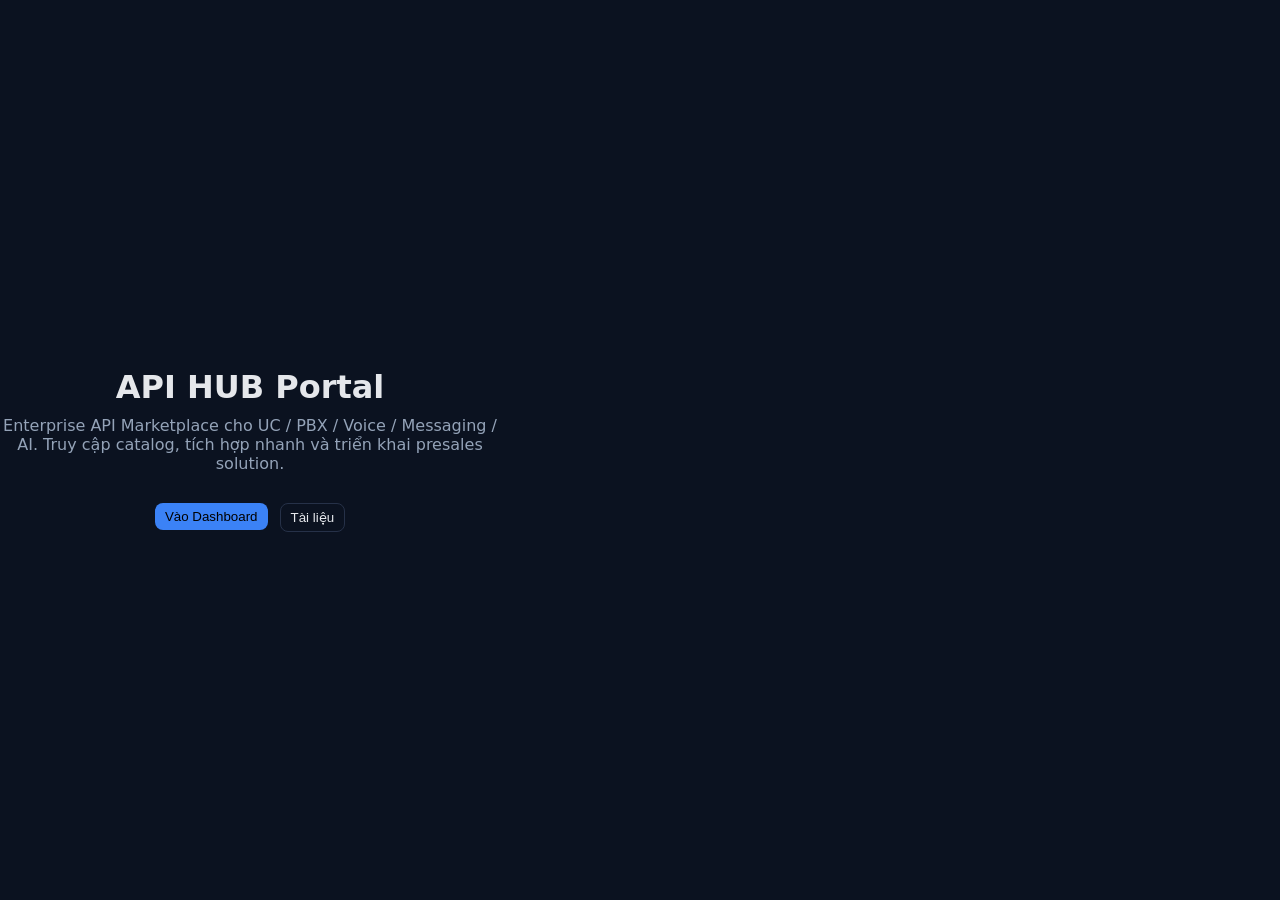
<file: index.html>
<!DOCTYPE html>
<html lang="vi">
<head>
  <meta charset="UTF-8" />
  <meta name="viewport" content="width=device-width, initial-scale=1.0"/>
  <title>API Hub Portal</title>

  <link rel="stylesheet" href="assets/css/dashboard.css" />

  <style>
    .landing {
      display: flex;
      height: 100vh;
      align-items: center;
      justify-content: center;
      flex-direction: column;
      text-align: center;
    }

    .landing__title {
      font-size: 32px;
      font-weight: 700;
      margin-bottom: 10px;
    }

    .landing__desc {
      color: var(--text-secondary);
      margin-bottom: 30px;
      max-width: 500px;
    }

    .landing__actions {
      display: flex;
      gap: 12px;
    }

    .btn--secondary {
      background: transparent;
      border: 1px solid var(--border);
      color: var(--text-primary);
    }
  </style>
</head>

<body>
  <main class="landing">
    <div class="landing__title">API HUB Portal</div>

    <div class="landing__desc">
      Enterprise API Marketplace cho UC / PBX / Voice / Messaging / AI.
      Truy cập catalog, tích hợp nhanh và triển khai presales solution.
    </div>

    <div class="landing__actions">
      <a href="dashboard.html">
        <button class="btn">Vào Dashboard</button>
      </a>
      <button class="btn btn--secondary">Tài liệu</button>
    </div>
  </main>
</body>
</html>
</file>
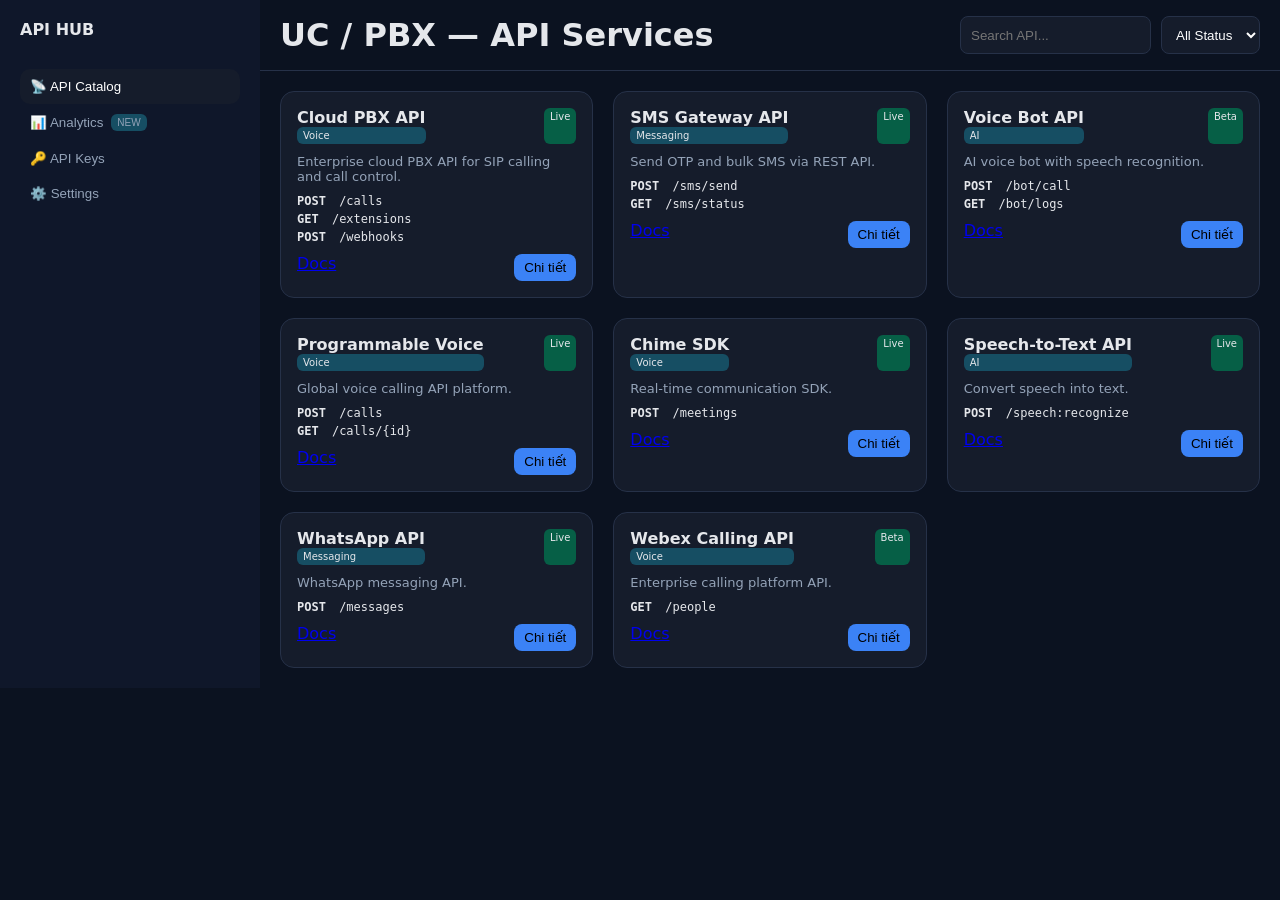
<file: dashboard.html>
<!DOCTYPE html>
<html lang="vi">
<head>
  <meta charset="UTF-8" />
  <meta name="viewport" content="width=device-width, initial-scale=1.0"/>
  <title>API Dashboard</title>

  <link rel="stylesheet" href="assets/css/dashboard.css" />
</head>

<body>

  <!-- Sidebar -->
  <aside class="sidebar">
    <div class="sidebar__brand">API HUB</div>

    <nav class="sidebar__menu">
      <button class="sidebar-item active">📡 API Catalog</button>
      <button class="sidebar-item">📊 Analytics <span class="badge badge--cyan">NEW</span></button>
      <button class="sidebar-item">🔑 API Keys</button>
      <button class="sidebar-item">⚙️ Settings</button>
    </nav>
  </aside>

  <!-- Layout -->
  <div class="layout">

    <!-- Topbar -->
    <header class="topbar">
      <h1>UC / PBX — API Services</h1>

      <div class="topbar__actions">
        <input id="searchInput" type="text" placeholder="Search API..." />
        <select id="filterStatus">
          <option value="">All Status</option>
          <option value="Live">Live</option>
          <option value="Beta">Beta</option>
        </select>
      </div>
    </header>

    <!-- Content -->
    <main class="main">
      <section id="cardContainer" class="grid"></section>
    </main>

  </div>

  <script src="assets/js/dashboard.js"></script>
</body>
</html>
</file>
<file: assets/css/dashboard.css>
:root {
  --bg: #0B1220;
  --sidebar: #0F172A;
  --card: #151C2B;
  --border: #263148;

  --text-primary: #E5E7EB;
  --text-secondary: #94A3B8;

  --blue: #3B82F6;
  --cyan: #22D3EE;
  --green: #10B981;
  --yellow: #F59E0B;

  --radius: 14px;
  --transition: 0.2s ease;
}

/* Reset */
* {
  margin: 0;
  padding: 0;
  box-sizing: border-box;
}

body {
  display: flex;
  font-family: Inter, system-ui;
  background: var(--bg);
  color: var(--text-primary);
}

/* Sidebar */
.sidebar {
  width: 260px;
  background: var(--sidebar);
  padding: 20px;
}

.sidebar__brand {
  font-weight: bold;
  margin-bottom: 30px;
}

.sidebar-item {
  display: flex;
  align-items: center;
  gap: 8px;
  width: 100%;
  background: transparent;
  border: none;
  color: var(--text-secondary);
  padding: 10px;
  border-radius: 10px;
  cursor: pointer;
}

.sidebar-item.active,
.sidebar-item:hover {
  background: var(--card);
  color: white;
}

/* Layout */
.layout {
  flex: 1;
}

/* Topbar */
.topbar {
  display: flex;
  justify-content: space-between;
  padding: 16px 20px;
  border-bottom: 1px solid var(--border);
}

.topbar__actions {
  display: flex;
  gap: 10px;
}

.topbar input,
.topbar select {
  background: var(--card);
  border: 1px solid var(--border);
  padding: 8px 10px;
  border-radius: 8px;
  color: white;
}

/* Grid */
.grid {
  display: grid;
  grid-template-columns: repeat(auto-fit, minmax(280px, 1fr));
  gap: 20px;
  padding: 20px;
}

/* Card */
.card {
  background: var(--card);
  border: 1px solid var(--border);
  border-radius: var(--radius);
  padding: 16px;
  transition: var(--transition);
}

.card:hover {
  border-color: var(--blue);
  transform: translateY(-2px);
}

/* Header */
.card__header {
  display: flex;
  justify-content: space-between;
  margin-bottom: 10px;
}

.card__title {
  font-weight: 600;
}

.card__desc {
  font-size: 13px;
  color: var(--text-secondary);
  margin: 10px 0;
}

/* Badge */
.badge {
  font-size: 10px;
  padding: 3px 6px;
  border-radius: 6px;
}

.badge--cyan { background: #164E63; }
.badge--green { background: #065F46; }
.badge--yellow { background: #78350F; }

/* Endpoint */
.endpoint {
  font-size: 12px;
  font-family: monospace;
  margin-bottom: 4px;
}

.method {
  font-weight: bold;
  margin-right: 6px;
}

/* Footer */
.card__footer {
  margin-top: 10px;
  display: flex;
  justify-content: space-between;
}

.btn {
  background: var(--blue);
  border: none;
  padding: 6px 10px;
  border-radius: 8px;
  cursor: pointer;
}
</file>
